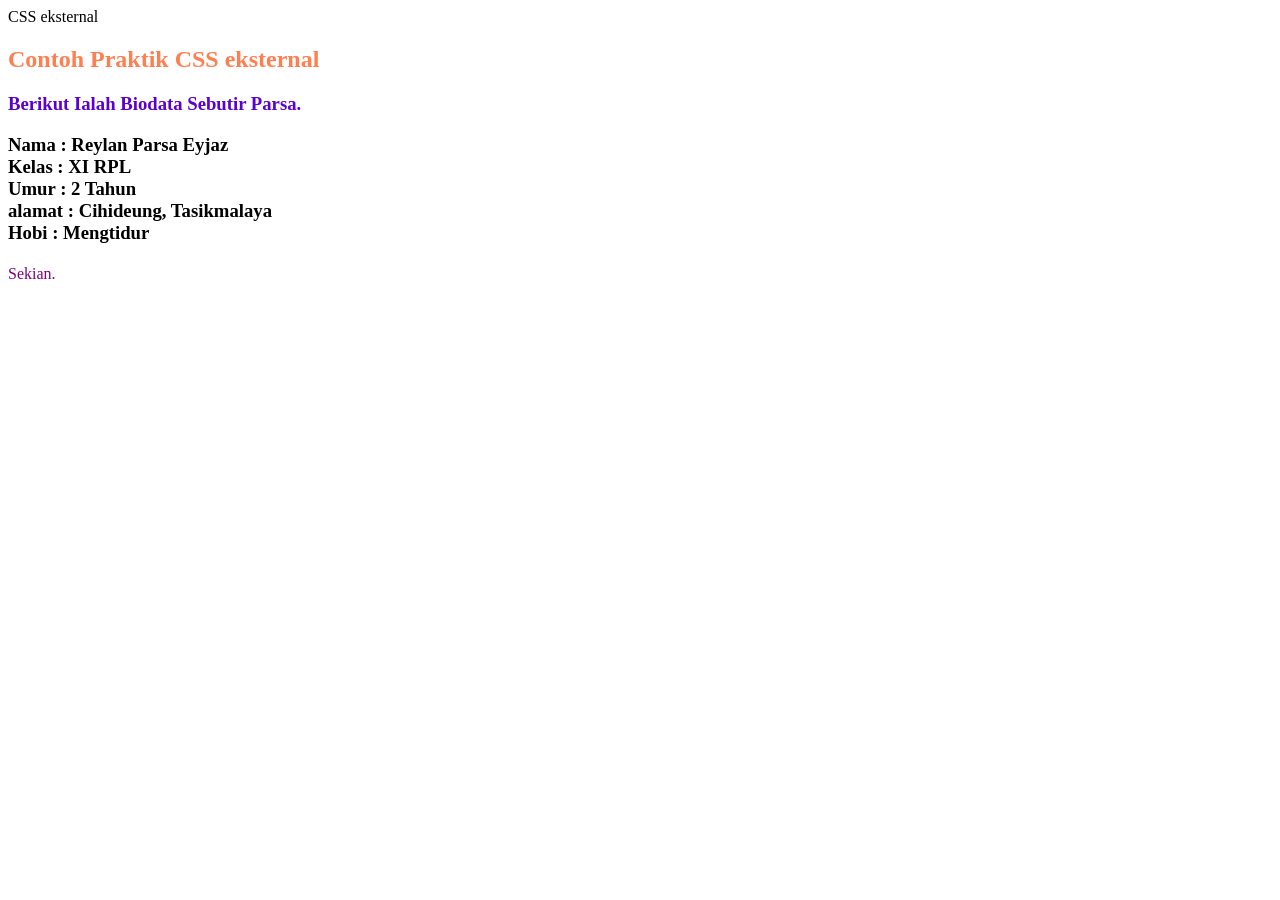
<file: jobsheet_1/index.html>
<html>
    <head>CSS eksternal</head>
    <link rel="stylesheet" href="style.css">
    <body>
        <p>
           <h2 id="judul">Contoh Praktik CSS eksternal</h2>
            <h3 id="Heading_bio">
                Berikut Ialah Biodata Sebutir Parsa.
            </h3>
        </p>
        <p class="bio">
            <h3>
                Nama : Reylan Parsa Eyjaz <br>
                Kelas   : XI RPL<br>
                Umur    : 2 Tahun <br>
                alamat  : Cihideung, Tasikmalaya <br>
                Hobi    : Mengtidur <br>
            </h3>
        </p>
        <p class="bio">
                Sekian.
        </p>
    </body>
    </body>
</html>
</file>
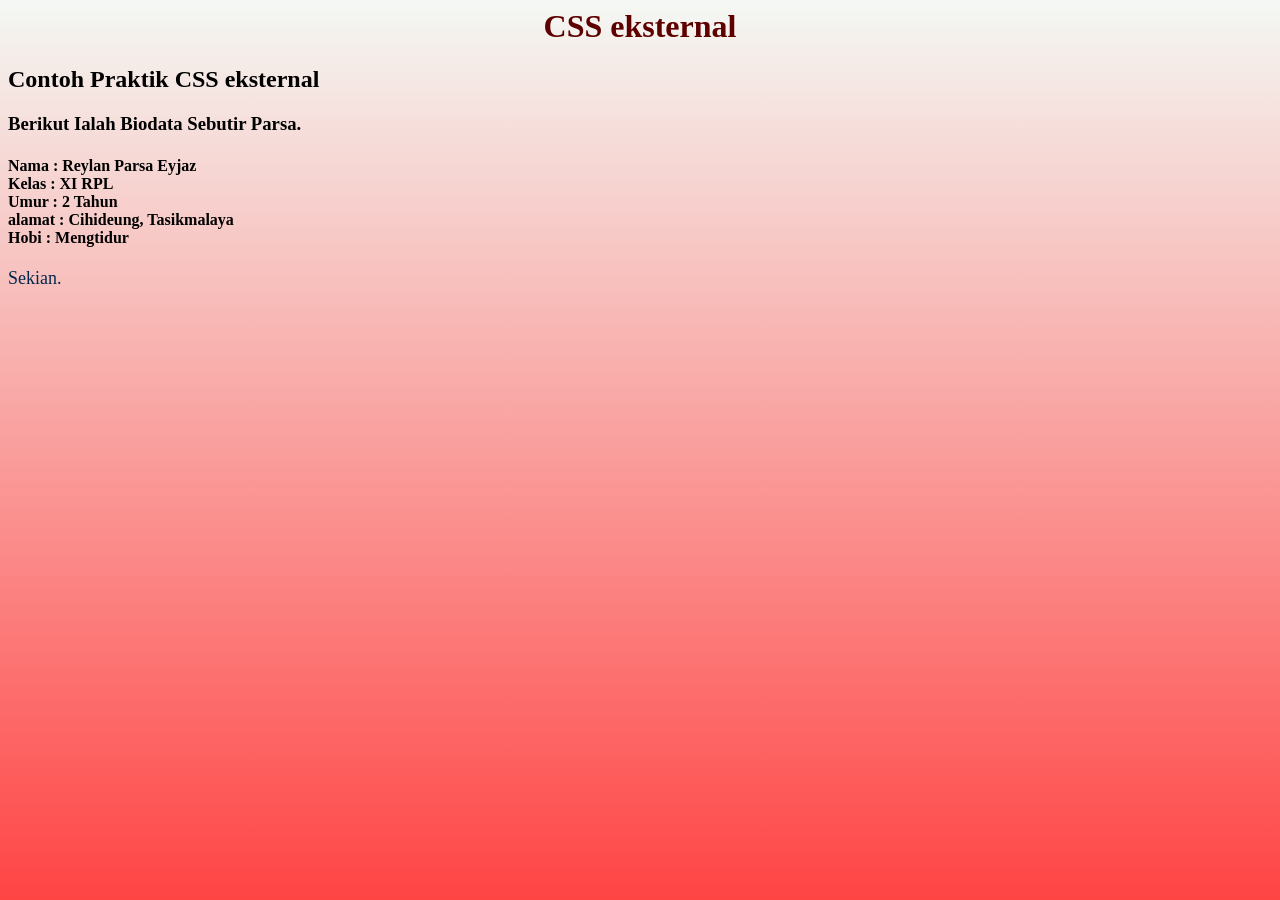
<file: jobsheet_2/index.html>
<html>
    <head><h1>CSS eksternal</h1></head>
    <link rel="stylesheet" href="style.css">
    <body>
        <p>
            <h2>Contoh Praktik CSS eksternal</h2>
            <h3>Berikut Ialah Biodata Sebutir Parsa.</h3>
        </p>
        <p class="bio">
            <h4>
                Nama : Reylan Parsa Eyjaz <br>

                Kelas   : XI RPL<br>
                Umur    : 2 Tahun <br>
                alamat  : Cihideung, Tasikmalaya <br>
                Hobi    : Mengtidur <br>
            </h4>
        </p>
        <p class="bio">
                Sekian.
        </p>
    </body>
    </body>
</html>
</file>
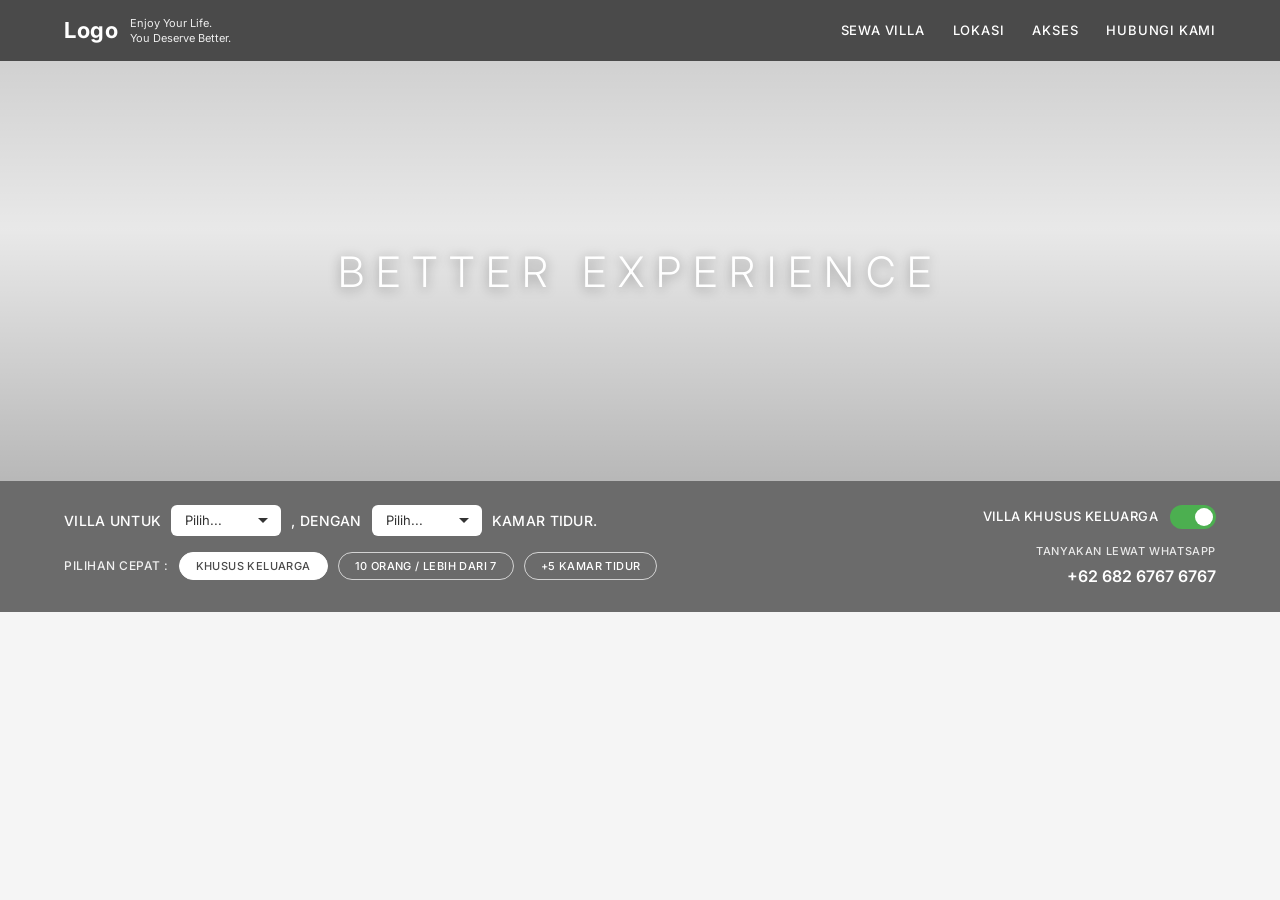
<file: project_2/index.html>
<!doctype html>
<html lang="id">
  <head>
    <meta charset="UTF-8" />
    <meta name="viewport" content="width=device-width, initial-scale=1.0" />
    <title>Sewa Villa - Enjoy Your Life</title>
    <link rel="stylesheet" href="style.css" />
    <link
      href="https://fonts.googleapis.com/css2?family=Inter:wght@300;400;500;600;700&display=swap"
      rel="stylesheet"
    />
  </head>
  <body>
    <header class="header">
      <div class="container header-inner">
        <div class="logo">
          <span class="logo-text">Logo</span>
          <span class="tagline">Enjoy Your Life.<br />You Deserve Better.</span>
        </div>
        <nav class="nav">
          <a href="#sewa">SEWA VILLA</a>
          <a href="#lokasi">LOKASI</a>
          <a href="#akses">AKSES</a>
          <a href="#hubungi">HUBUNGI KAMI</a>
        </nav>
      </div>
    </header>

    <!-- Hero Section -->
    <section class="hero">
      <div class="hero-image"></div>
      <div class="hero-overlay">
        <h1 class="hero-title">BETTER EXPERIENCE</h1>
      </div>
    </section>

    <!-- Filter Section -->
    <section class="filter-section">
      <div class="container filter-inner">
        <div class="filter-left">
          <div class="filter-row">
            <span class="filter-label">VILLA UNTUK</span>
            <select class="filter-select">
              <option value="">Pilih...</option>
              <option value="keluarga">Keluarga</option>
              <option value="pasangan">Pasangan</option>
              <option value="grup">Grup</option>
            </select>
            <span class="filter-label">, DENGAN</span>
            <select class="filter-select">
              <option value="">Pilih...</option>
              <option value="2">2</option>
              <option value="3">3</option>
              <option value="4">4</option>
              <option value="5">5+</option>
            </select>
            <span class="filter-label">KAMAR TIDUR.</span>
          </div>

          <div class="quick-options">
            <span class="quick-label">PILIHAN CEPAT :</span>
            <button class="pill active">KHUSUS KELUARGA</button>
            <button class="pill">10 ORANG / LEBIH DARI 7</button>
            <button class="pill">+5 KAMAR TIDUR</button>
          </div>
        </div>

        <div class="filter-right">
          <div class="toggle-wrapper">
            <span class="toggle-label">VILLA KHUSUS KELUARGA</span>
            <label class="switch">
              <input type="checkbox" checked />
              <span class="slider"></span>
            </label>
          </div>
          <div class="whatsapp-box">
            <span class="wa-label">TANYAKAN LEWAT WHATSAPP</span>
            <a href="https://wa.me/6268267676767" class="wa-number"
              >+62 682 6767 6767</a
            >
          </div>
        </div>
      </div>
    </section>
  </body>
</html>
</file>
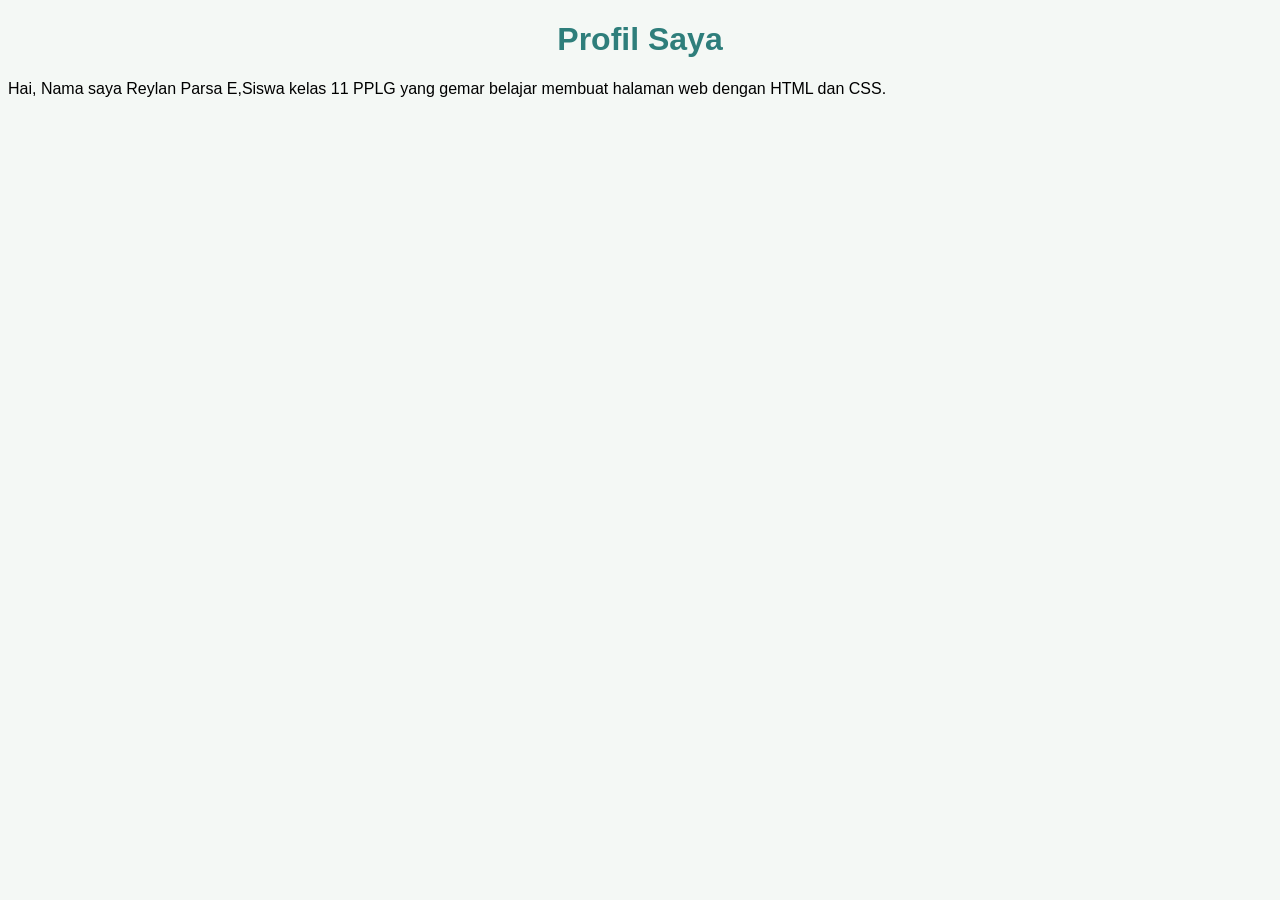
<file: typography/index.html>
<!DOCTYPE html>
<html lang="en">
<head>
    <title>Profil gwejh</title>
    <link rel="stylesheet" href="style.css">
</head>
<body>
    <h1>Profil Saya</h1>
    <p>
        Hai, Nama saya Reylan Parsa E,Siswa kelas 11 PPLG yang gemar belajar membuat halaman web dengan HTML dan CSS.
    </p>
</body>
</html>
</file>
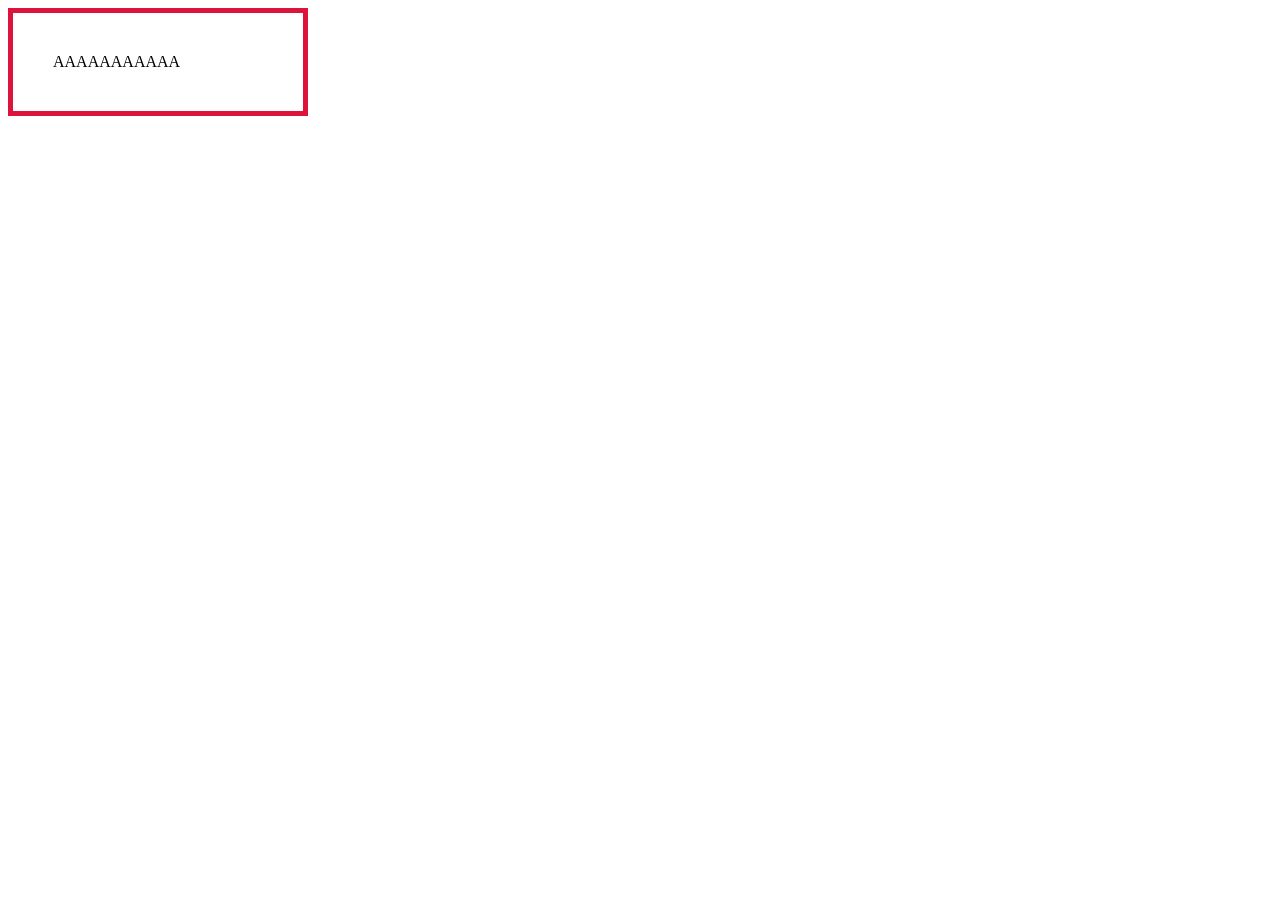
<file: layouting/praktek_1/index.html>
<!DOCTYPE html>
<html lang="en">
<head>
    <meta charset="UTF-8">
    <meta name="viewport" content="width=device-width, initial-scale=1.0">
    <title>Box model & box-sizing</title>
    <link rel="stylesheet" href="style.css">
</head>
<body>
    <div class="kotak">
        AAAAAAAAAAA
    </div>
</body>
</html>

<link rel="stylesheet" href="style.css">
</file>
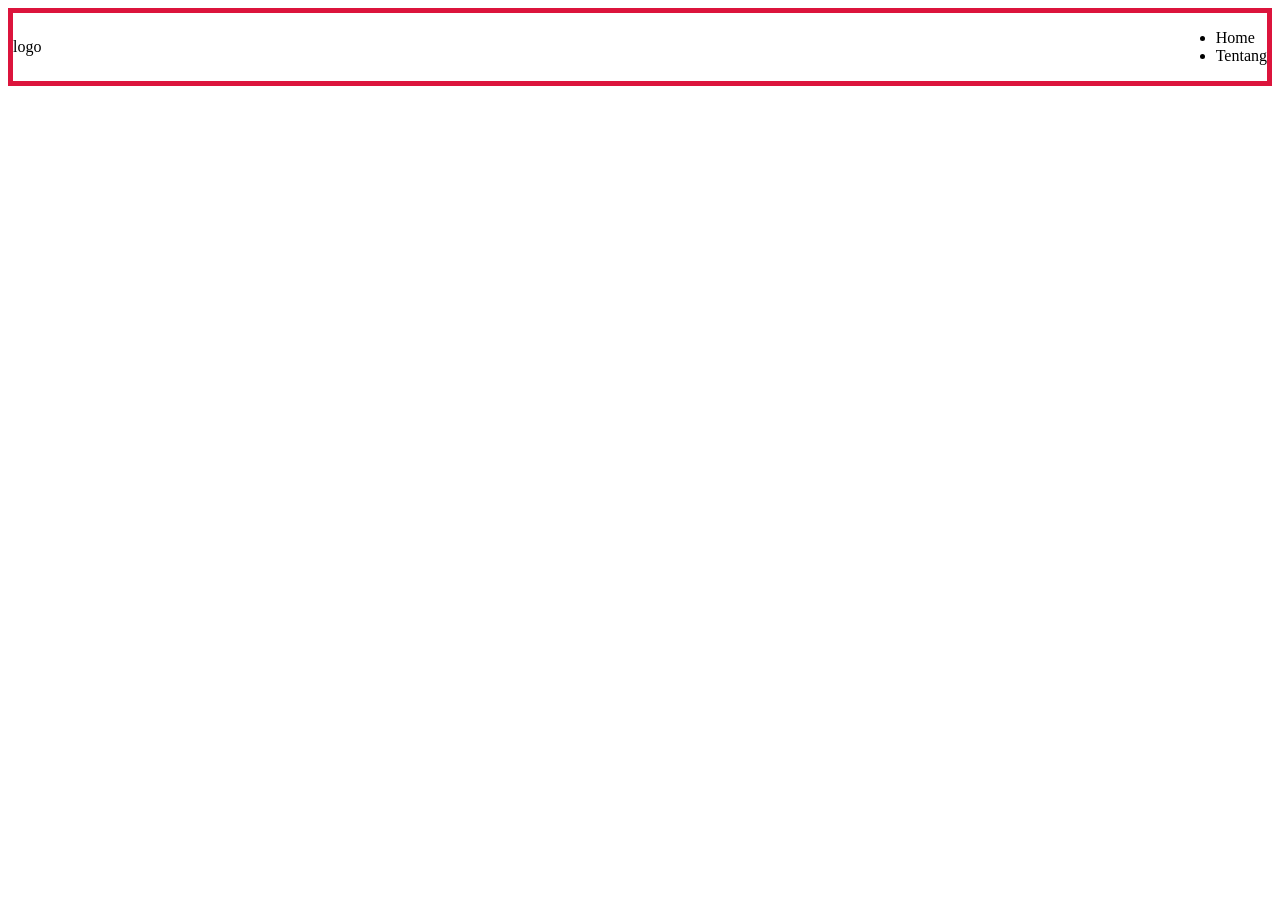
<file: layouting/praktek_2/index.html>
<!DOCTYPE html>
<html lang="en">
<head>
    <meta charset="UTF-8">
    <meta name="viewport" content="width=device-width, initial-scale=1.0">
    <title>FlexBox</title>
    <link rel="stylesheet" href="style.css">
</head>
<body>
    <nav class="navbar">
        <div>logo</div>
        <ul>
            <li>Home</li>
            <li>Tentang</li>
        </ul>
    </nav>
</body>
</html>
</file>
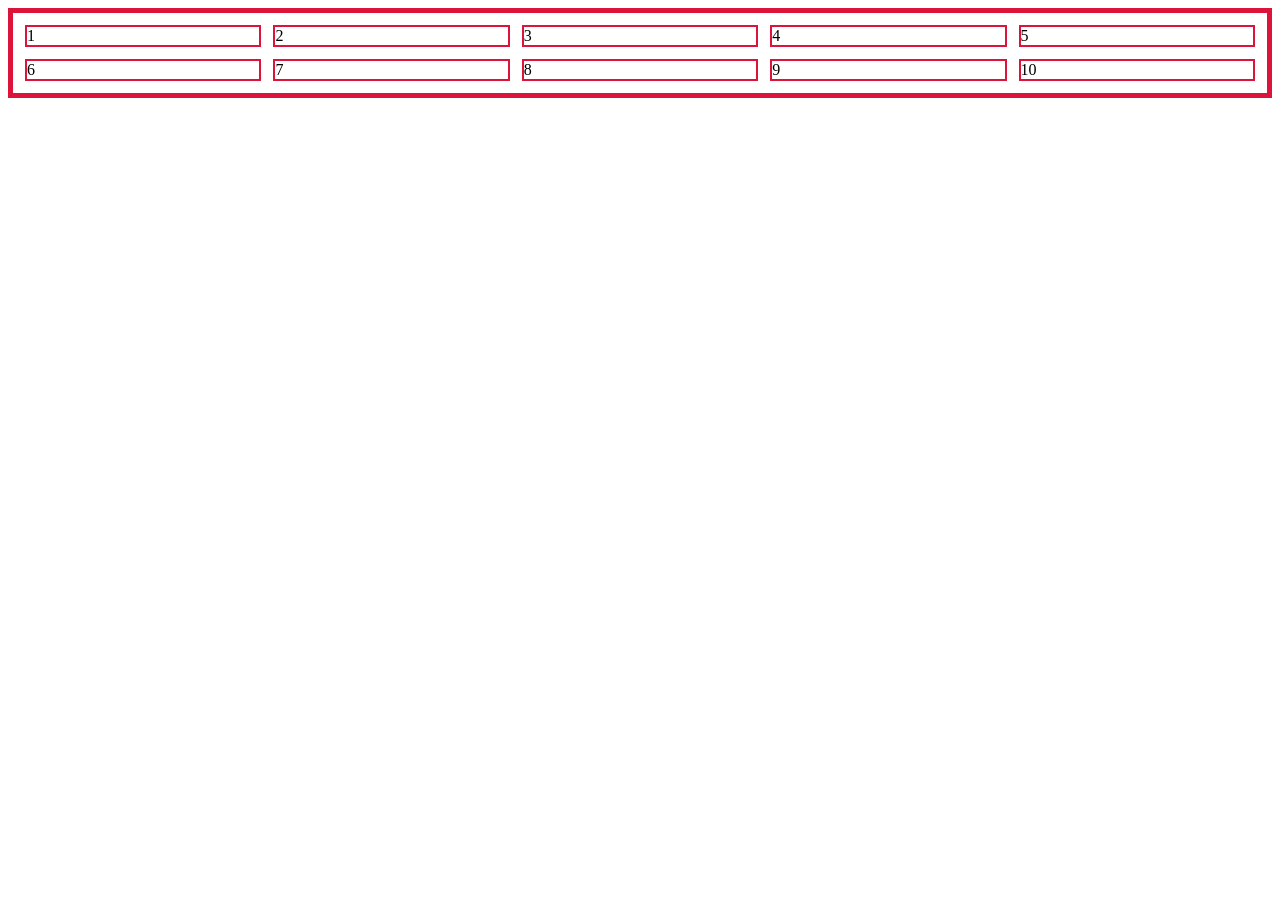
<file: layouting/praktek_3/index.html>
<!DOCTYPE html>
<html lang="en">
<head>
    <meta charset="UTF-8">
    <meta name="viewport" content="width=device-width, initial-scale=1.0">
    <title>CSS Grid</title>
    <link rel="stylesheet" href="style.css">
</head>
<body>
    <div class="galeri">
        <div>1</div>
        <div>2</div>
        <div>3</div>
        <div>4</div>
        <div>5</div>
        <div>6</div>
        <div>7</div>
        <div>8</div>
        <div>9</div>
        <div>10</div>
    </div>
</body>
</html>
</file>
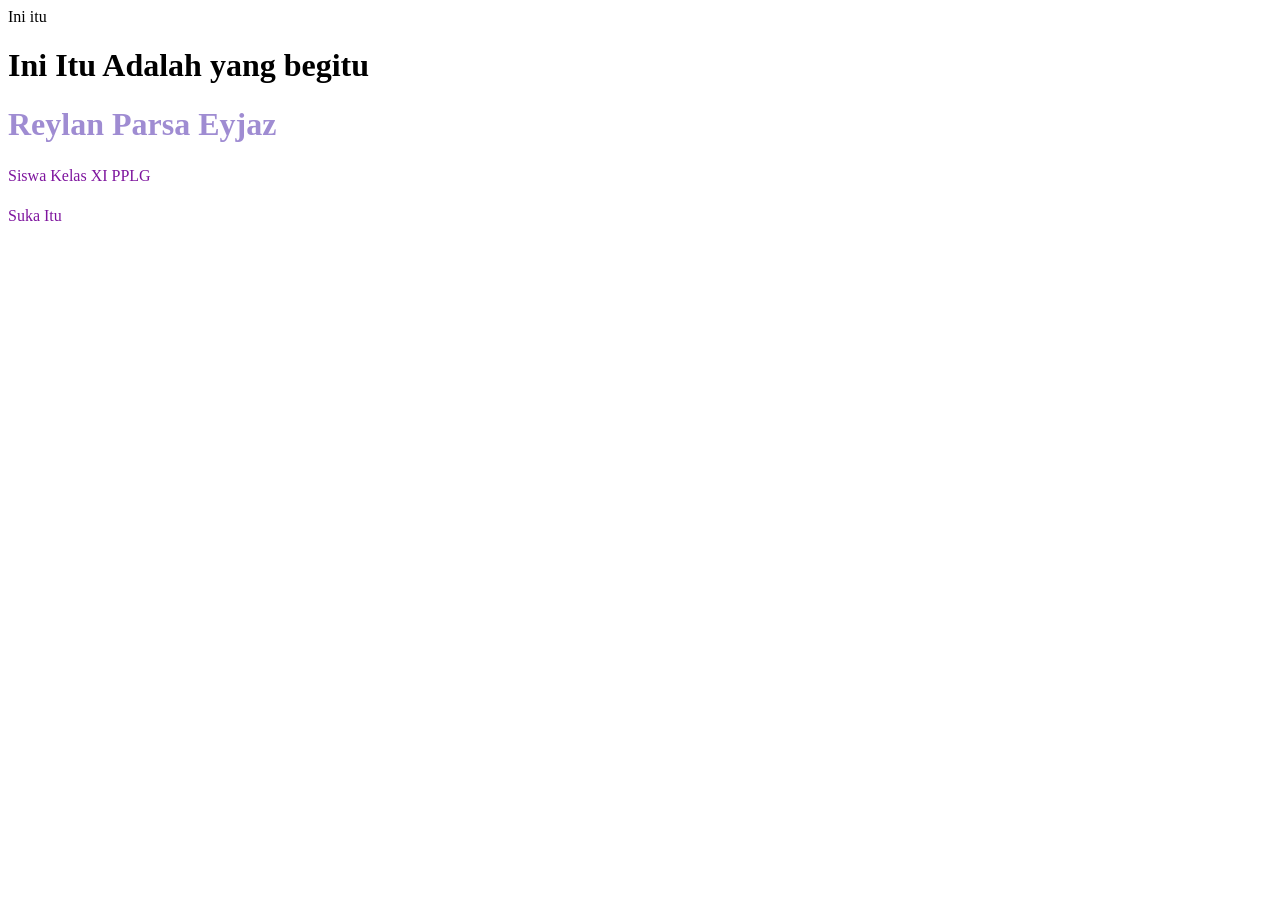
<file: profil.html>
<html>
    <head>Ini itu</head>
    <link rel="stylesheet" href="style2.css">
    <body>
        <h1>Ini Itu Adalah yang begitu</h1>

        <p>
            <h1 id="nama">
                Reylan Parsa Eyjaz
            </h1>
        </p>
        <p class="bio">
                Siswa Kelas XI PPLG
        </p>
        <p class="bio">
                Suka Itu
        </p>
    </body>
    </body>
</html>
</file>
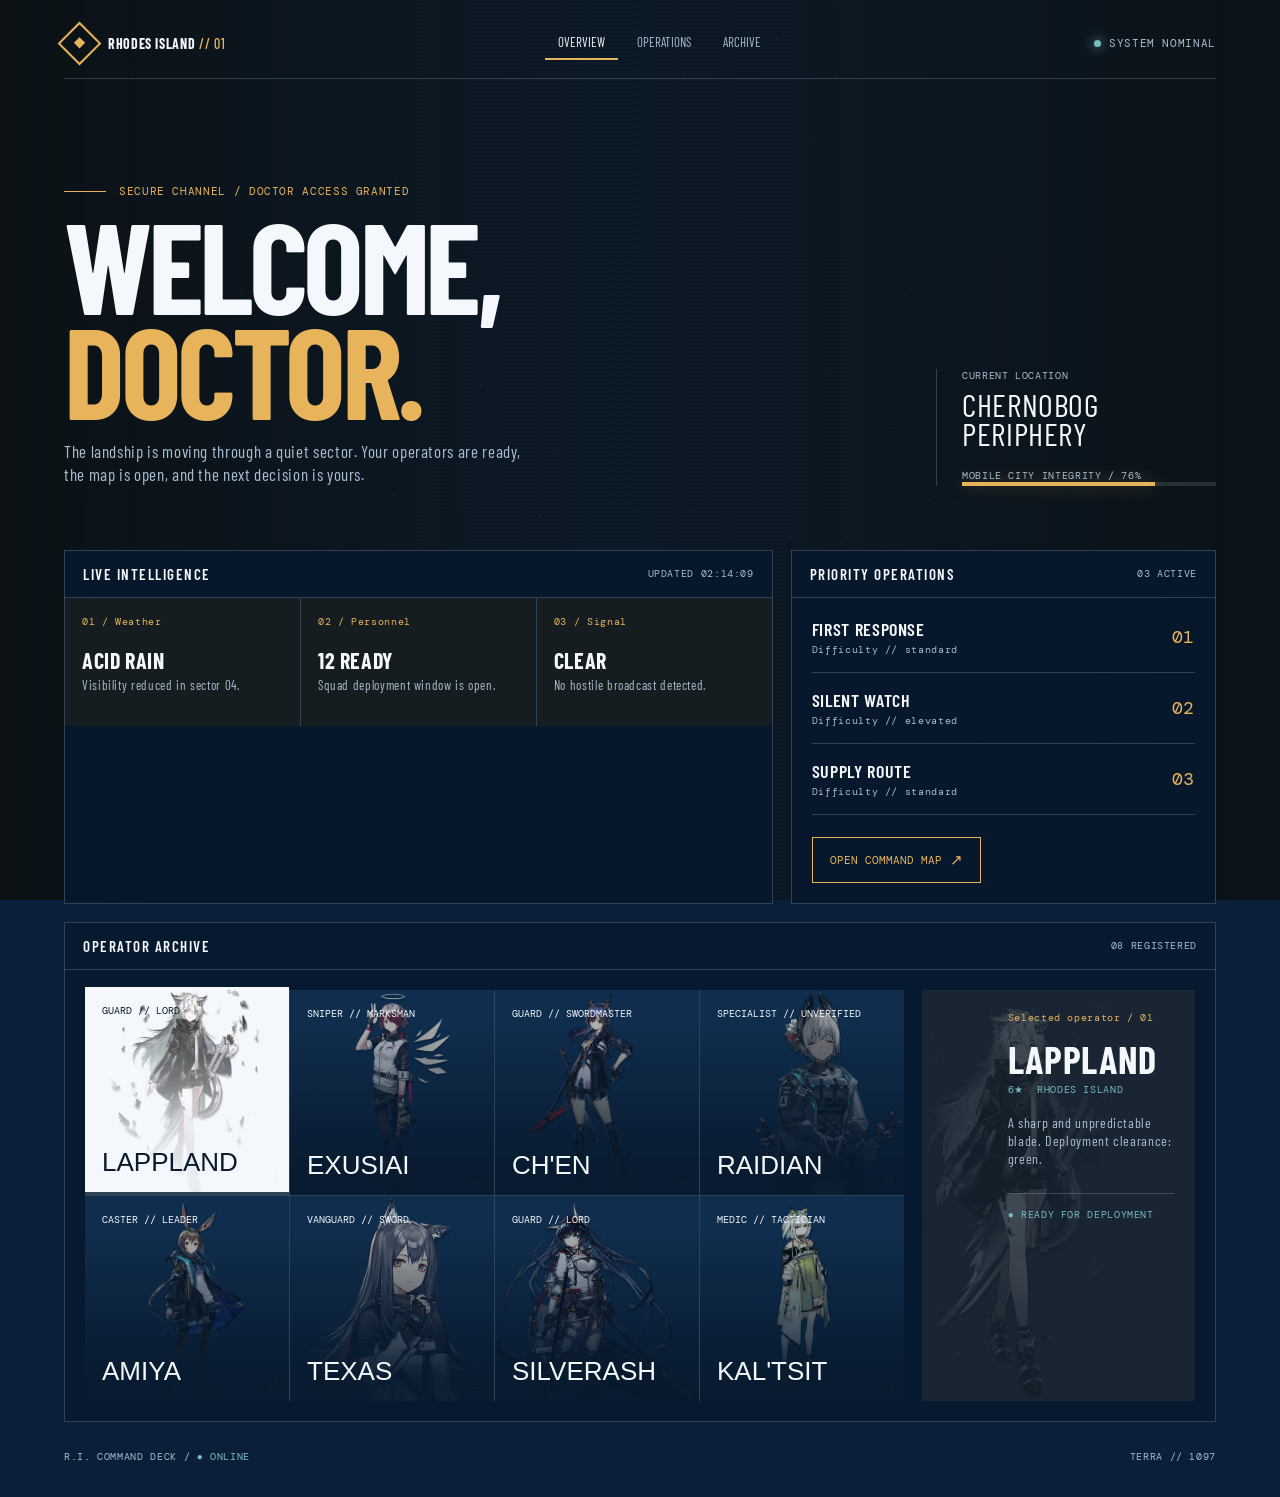
<file: test/aff.html>
<!doctype html>
<html lang="en">
<head>
	<meta charset="UTF-8">
	<meta name="viewport" content="width=device-width, initial-scale=1.0">
	<title>Rhodes Island // Command Deck</title>
	<link rel="stylesheet" href="style.css">
</head>
<body>
	<canvas id="signal-field" aria-hidden="true"></canvas>
	<main class="shell">
		<header class="topbar">
			<div class="brand"><div class="brand-mark"></div><div>Rhodes Island <span>// 01</span></div></div>
			<nav aria-label="Main navigation">
				<button class="active" data-section="overview">Overview</button>
				<button data-section="operations">Operations</button>
				<button data-section="archive">Archive</button>
			</nav>
			<div class="status"><i></i> System nominal</div>
		</header>

		<section class="hero" id="overview">
			<div>
				<div class="eyebrow">Secure channel / Doctor access granted</div>
				<h1>Welcome,<br><em>doctor.</em></h1>
				<p class="intro">The landship is moving through a quiet sector. Your operators are ready, the map is open, and the next decision is yours.</p>
			</div>
			<aside class="hero-aside">
				<div class="aside-label">Current location</div>
				<div class="aside-value">Chernobog<br>periphery</div>
				<div class="aside-label">Mobile city integrity / 76%</div>
				<div class="meter"><span></span></div>
			</aside>
		</section>

		<section class="bottom-grid" id="operations">
			<article class="panel">
				<div class="panel-head"><strong>Live intelligence</strong><span>Updated 02:14:09</span></div>
				<div class="intel-list">
					<div class="intel"><div class="intel-tag">01 / Weather</div><h2>Acid rain</h2><p>Visibility reduced in sector 04.</p></div>
					<div class="intel"><div class="intel-tag">02 / Personnel</div><h2>12 ready</h2><p>Squad deployment window is open.</p></div>
					<div class="intel"><div class="intel-tag">03 / Signal</div><h2>Clear</h2><p>No hostile broadcast detected.</p></div>
				</div>
			</article>
			<article class="panel">
				<div class="panel-head"><strong>Priority operations</strong><span>03 active</span></div>
				<div class="panel-body">
					<div class="mission"><div><h3>First response</h3><p>Difficulty // standard</p></div><span class="mission-num">01</span></div>
					<div class="mission"><div><h3>Silent watch</h3><p>Difficulty // elevated</p></div><span class="mission-num">02</span></div>
					<div class="mission"><div><h3>Supply route</h3><p>Difficulty // standard</p></div><span class="mission-num">03</span></div>
					<button class="launch" id="launch-button">Open command map</button>
				</div>
			</article>
		</section>

		<section class="panel operator-panel" id="archive">
			<div class="panel-head"><strong>Operator archive</strong><span>08 registered</span></div>
			<div class="panel-body operator-layout">
				<div class="operator-grid" aria-label="Available operators">
					<button class="operator-card selected" data-name="Lappland" data-role="Guard // Lord" data-note="A sharp and unpredictable blade. Deployment clearance: green." data-rarity="6★" data-faction="Rhodes Island"><img src="assets/operators/lappland.png" alt="Lappland operator portrait" loading="lazy"><span class="operator-role">Guard // Lord</span><span class="operator-name">Lappland</span></button>
					<button class="operator-card" data-name="Exusiai" data-role="Sniper // Marksman" data-note="A high-speed marksman with a bright combat record. Deployment clearance: green."><img src="assets/operators/exusiai.png" alt="Exusiai operator portrait" loading="lazy"><span class="operator-role">Sniper // Marksman</span><span class="operator-name">Exusiai</span></button>
					<button class="operator-card" data-name="Ch'en" data-role="Guard // Swordmaster" data-note="A decisive frontline officer. Deployment clearance: amber."><img src="assets/operators/chen.png" alt="Ch'en operator portrait" loading="lazy"><span class="operator-role">Guard // Swordmaster</span><span class="operator-name">Ch'en</span></button>
					<button class="operator-card" data-name="Raidian" data-role="Specialist // Unverified" data-note="No matching standard Arknights operator asset was found. Profile retained as an encrypted outer-route record."><img src="assets/operators/raidian.png" alt="Raidian operator portrait" loading="lazy"><span class="operator-role">Specialist // Unverified</span><span class="operator-name">Raidian</span></button>
					<button class="operator-card" data-name="Amiya" data-role="Caster // Leader" data-note="Rhodes Island command support and field coordination. Deployment clearance: green."><img src="assets/operators/amiya.png" alt="Amiya operator portrait" loading="lazy"><span class="operator-role">Caster // Leader</span><span class="operator-name">Amiya</span></button>
					<button class="operator-card" data-name="Texas" data-role="Vanguard // Sword" data-note="A quiet operator with a precise approach to every engagement. Deployment clearance: green."><img src="assets/operators/texas.png" alt="Texas operator portrait" loading="lazy"><span class="operator-role">Vanguard // Sword</span><span class="operator-name">Texas</span></button>
					<button class="operator-card" data-name="SilverAsh" data-role="Guard // Lord" data-note="A tactician with influence far beyond the battlefield. Deployment clearance: amber."><img src="assets/operators/silverash.png" alt="SilverAsh operator portrait" loading="lazy"><span class="operator-role">Guard // Lord</span><span class="operator-name">SilverAsh</span></button>
					<button class="operator-card" data-name="Kal'tsit" data-role="Medic // Tactician" data-note="Medical command is monitoring the entire deck. Deployment clearance: restricted."><img src="assets/operators/kaltsit.png" alt="Kal'tsit operator portrait" loading="lazy"><span class="operator-role">Medic // Tactician</span><span class="operator-name">Kal'tsit</span></button>
				</div>
				<aside class="operator-detail" aria-live="polite">
					<img class="detail-portrait" id="operator-portrait" src="assets/operators/lappland.png" alt="Lappland portrait">
					<div class="detail-copy">
						<div class="detail-index">Selected operator / 01</div>
						<h2 id="operator-name">Lappland</h2>
						<div class="detail-meta"><span id="operator-rarity">6★</span><span id="operator-faction">Rhodes Island</span></div>
						<p id="operator-note">A sharp and unpredictable blade. Deployment clearance: green.</p>
						<div class="detail-line"></div>
						<div class="detail-status" id="operator-status">● Ready for deployment</div>
					</div>
				</aside>
			</div>
		</section>
		<div class="footer-line"><span>R.I. command deck / <span class="pulse">● online</span></span><span>Terra // 1097</span></div>
	</main>
	<div class="toast" id="toast">COMMAND MAP OPENED // ROUTE LOCKED</div>
	<script src="script.js"></script>
</body>
</html>
</file>
<file: jobsheet_1/style.css>
/* # = ekslusif ( tag hanya bisa dipakai 1) */
/* . = universal(bisa lebih dar satu tag) */

#judul {
    color:coral
}
#Heading_bio {
    color: rgb(91, 0, 209);
}
p {
    font-size: 16px;
}

.bio {
    Color: purple;
    line-height: 1.5;
}

#nama {
    color: rgb(52, 0, 196);
}
</file>
<file: jobsheet_2/style.css>
body {
    font-family: 'Times New Roman', Times, serif;
    background: linear-gradient(to bottom, #f4f8f4, #ff4444);
}

h1 {
    font-size: 32px;
    font-weight: 900;
    text-align: center;
    color: #5f0000;
}

p {
    font-size: 18px;
    line-height: 1,6;
    text-align: justify;
    color:rgb(0, 41, 77);

}
</file>
<file: project_2/style.css>
* {
  margin: 0;
  padding: 0;
  box-sizing: border-box;
}

body {
  font-family: 'Inter', -apple-system, BlinkMacSystemFont, 'Segoe UI', Roboto, sans-serif;
  color: #333;
  background: #f5f5f5;
  line-height: 1.5;
}

.container {
  max-width: 1200px;
  margin: 0 auto;
  padding: 0 24px;
}

.header {
  background: #4a4a4a;
  color: #fff;
  padding: 14px 0;
  position: sticky;
  top: 0;
  z-index: 100;
}

.header-inner {
  display: flex;
  align-items: center;
  justify-content: space-between;
}

.logo {
  display: flex;
  align-items: center;
  gap: 12px;
}

.logo-text {
  font-size: 22px;
  font-weight: 700;
  letter-spacing: 0.5px;
}

.tagline {
  font-size: 11px;
  font-weight: 400;
  line-height: 1.3;
  opacity: 0.9;
}

.nav {
  display: flex;
  gap: 28px;
}

.nav a {
  color: #fff;
  text-decoration: none;
  font-size: 13px;
  font-weight: 500;
  letter-spacing: 0.8px;
  transition: opacity 0.2s;
}

.nav a:hover {
  opacity: 0.75;
}

/* ===== Hero ===== */
.hero {
  position: relative;
  height: 420px;
  overflow: hidden;
}

.hero-image {
  position: absolute;
  inset: 0;
  background-image: url('https://images.unsplash.com/photo-1600607687939-ce8a6c25118c?q=80&w=2053&auto=format&fit=crop');
  background-size: cover;
  background-position: center;
}

.hero-overlay {
  position: absolute;
  inset: 0;
  background: linear-gradient(to bottom, rgba(0,0,0,0.15) 0%, rgba(0,0,0,0.05) 40%, rgba(0,0,0,0.25) 100%);
  display: flex;
  align-items: center;
  justify-content: center;
}

.hero-title {
  color: #fff;
  font-size: 42px;
  font-weight: 300;
  letter-spacing: 12px;
  text-transform: uppercase;
  text-shadow: 0 2px 12px rgba(0,0,0,0.4);
}

.filter-section {
  background: #6b6b6b;
  color: #fff;
  padding: 24px 0;
}

.filter-inner {
  display: flex;
  justify-content: space-between;
  align-items: flex-start;
  gap: 40px;
  flex-wrap: wrap;
}

.filter-left {
  flex: 1;
  min-width: 280px;
}

.filter-row {
  display: flex;
  align-items: center;
  flex-wrap: wrap;
  gap: 10px;
  margin-bottom: 16px;
}

.filter-label {
  font-size: 14px;
  font-weight: 500;
  letter-spacing: 0.3px;
  white-space: nowrap;
}

.filter-select {
  background: #fff;
  border: none;
  border-radius: 6px;
  padding: 8px 32px 8px 14px;
  font-size: 13px;
  color: #333;
  min-width: 110px;
  cursor: pointer;
  appearance: none;
  -webkit-appearance: none;
  -moz-appearance: none;
  background-image: url("data:image/svg+xml,%3Csvg xmlns='http://www.w3.org/2000/svg' width='12' height='8' viewBox='0 0 12 8'%3E%3Cpath fill='%23333' d='M1 1l5 5 5-5'/%3E%3C/svg%3E");
  background-repeat: no-repeat;
  background-position: right 12px center;
  font-family: inherit;
}

.filter-select:focus {
  outline: none;
  box-shadow: 0 0 0 2px rgba(255,255,255,0.4);
}

.quick-options {
  display: flex;
  align-items: center;
  flex-wrap: wrap;
  gap: 10px;
}

.quick-label {
  font-size: 12px;
  font-weight: 500;
  letter-spacing: 0.5px;
  opacity: 0.9;
  white-space: nowrap;
}

.pill {
  background: transparent;
  border: 1.5px solid rgba(255,255,255,0.7);
  color: #fff;
  padding: 6px 16px;
  border-radius: 20px;
  font-size: 11px;
  font-weight: 500;
  letter-spacing: 0.4px;
  cursor: pointer;
  transition: all 0.2s ease;
  font-family: inherit;
  white-space: nowrap;
}

.pill:hover {
  background: rgba(255,255,255,0.15);
}

.pill.active {
  background: #fff;
  color: #4a4a4a;
  border-color: #fff;
}

.filter-right {
  display: flex;
  flex-direction: column;
  align-items: flex-end;
  gap: 14px;
}

.toggle-wrapper {
  display: flex;
  align-items: center;
  gap: 12px;
}

.toggle-label {
  font-size: 13px;
  font-weight: 500;
  letter-spacing: 0.4px;
  white-space: nowrap;
}

.switch {
  position: relative;
  display: inline-block;
  width: 46px;
  height: 24px;
  flex-shrink: 0;
}

.switch input {
  opacity: 0;
  width: 0;
  height: 0;
}

.slider {
  position: absolute;
  cursor: pointer;
  top: 0;
  left: 0;
  right: 0;
  bottom: 0;
  background-color: #999;
  transition: 0.3s;
  border-radius: 24px;
}

.slider:before {
  position: absolute;
  content: "";
  height: 18px;
  width: 18px;
  left: 3px;
  bottom: 3px;
  background-color: #fff;
  transition: 0.3s;
  border-radius: 50%;
}

input:checked + .slider {
  background-color: #4caf50;
}

input:checked + .slider:before {
  transform: translateX(22px);
}

.whatsapp-box {
  text-align: right;
}

.wa-label {
  display: block;
  font-size: 11px;
  font-weight: 500;
  letter-spacing: 0.6px;
  opacity: 0.85;
  margin-bottom: 4px;
}

.wa-number {
  color: #fff !important;
  font-size: 16px;
  font-weight: 600;
  text-decoration: none
</file>
<file: typography/style.css>
body {
    font-family: 'segoe UI', sans-serif;
    background-color: #f4f8f5                               ;
}

h1 {
    font-size: 32px;
    font-weight: 700;
    text-align: center;
    color: #2e7e7b;
}

p {
    font-size: 16px;
    line-height: 1,6;
    text-align: justify;
}
</file>
<file: layouting/praktek_1/style.css>
.kotak {
    box-sizing: border-box;
    width: 300px;
    padding: 40px;
    border: 5px solid crimson;
}
</file>
<file: layouting/praktek_2/style.css>
.navbar {
    display: flex;
    border: 5px solid crimson;
    justify-content: space-between;
    align-items: center;
    gap: 16px;
}
</file>
<file: layouting/praktek_3/style.css>
.galeri {
    display: grid;
    border: 5px solid crimson;
    grid-template-columns: repeat(5, 1fr);
    gap: 12px;
    padding: 12px;
}
.galeri div {
    border: 2px solid crimson;
}
</file>
<file: style2.css>
p {
    font-size: 16px;
}

.bio {
    Color: rgb(126, 21, 158);
    line-height: 1.5;
}

#nama {
    color: rgb(159, 140, 210);
}
</file>
<file: test/style.css>
@import url('https://fonts.googleapis.com/css2?family=Barlow+Condensed:wght@400;500;600;700;800&family=DM+Mono:wght@400;500&display=swap');

:root {
	--ink: #081a2e;
	--paper: #f4f7fb;
	--muted: #a9bed1;
	--line: rgba(214, 231, 245, .2);
	--amber: #e7b45b;
	--cyan: #77bdc2;
	--red: #e16b55;
	--panel: rgba(7, 25, 46, .9);
}

* { box-sizing: border-box; }
html { background: var(--ink); }
body {
	margin: 0;
	min-height: 100vh;
	overflow-x: hidden;
	color: var(--paper);
	background: #0b2038;
	font-family: 'Barlow Condensed', sans-serif;
	letter-spacing: .04em;
}

canvas { position: fixed; inset: 0; z-index: 0; opacity: .7; }
body::before {
	content: '';
	position: fixed;
	inset: 0;
	z-index: 1;
	pointer-events: none;
	background: linear-gradient(90deg, rgba(12, 17, 19, .92) 0%, rgba(12, 17, 19, .48) 48%, rgba(12, 17, 19, .86) 100%), repeating-linear-gradient(0deg, rgba(255,255,255,.018) 0 1px, transparent 1px 4px);
}

.shell { position: relative; z-index: 2; width: min(1440px, 100%); min-height: 100vh; margin: auto; padding: 26px 5vw 34px; }
.topbar, .hero, .bottom-grid { animation: rise .7s ease both; }
.topbar { display: flex; align-items: center; justify-content: space-between; border-bottom: 1px solid var(--line); padding-bottom: 18px; }
.brand { display: flex; align-items: center; gap: 13px; font-size: 14px; font-weight: 700; text-transform: uppercase; }
.brand-mark { width: 31px; height: 31px; position: relative; border: 2px solid var(--amber); transform: rotate(45deg); }
.brand-mark::after { content: ''; position: absolute; width: 8px; height: 8px; top: 9px; left: 9px; background: var(--amber); }
.brand span { color: var(--amber); font-weight: 500; }
nav { display: flex; gap: 6px; align-items: center; }
nav button { border: 0; border-bottom: 2px solid transparent; color: var(--muted); background: none; cursor: pointer; font: inherit; font-size: 13px; padding: 8px 13px; text-transform: uppercase; transition: color .2s, border .2s; }
nav button:hover, nav button.active { color: var(--paper); border-bottom-color: var(--amber); }
.status { display: flex; align-items: center; gap: 8px; color: var(--muted); font: 11px 'DM Mono', monospace; text-transform: uppercase; }
.status i { width: 7px; height: 7px; border-radius: 50%; background: var(--cyan); box-shadow: 0 0 12px var(--cyan); }

.hero { display: grid; grid-template-columns: 1fr 280px; gap: 70px; align-items: end; padding: 105px 0 64px; }
.eyebrow { display: flex; align-items: center; gap: 13px; color: var(--amber); font: 11px 'DM Mono', monospace; text-transform: uppercase; }
.eyebrow::before { content: ''; display: block; width: 42px; height: 1px; background: var(--amber); }
h1 { max-width: 740px; margin: 14px 0 18px; font-size: clamp(65px, 10vw, 142px); line-height: .82; font-weight: 700; letter-spacing: -.035em; text-transform: uppercase; }
h1 em { color: var(--amber); font-style: normal; }
.intro { max-width: 480px; margin: 0; color: var(--muted); font-size: 17px; line-height: 1.35; }
.hero-aside { border-left: 1px solid var(--line); padding-left: 25px; }
.aside-label { color: var(--muted); font: 10px 'DM Mono', monospace; text-transform: uppercase; }
.aside-value { margin: 8px 0 21px; color: var(--paper); font-size: 32px; line-height: .9; text-transform: uppercase; }
.meter { height: 4px; background: rgba(216,221,216,.14); }
.meter span { display: block; width: 76%; height: 100%; background: var(--amber); box-shadow: 0 0 16px rgba(231,180,91,.35); }

.bottom-grid { display: grid; grid-template-columns: 1.25fr .75fr; gap: 18px; animation-delay: .12s; }
.panel { border: 1px solid var(--line); background: var(--panel); backdrop-filter: blur(8px); }
.panel-head { display: flex; justify-content: space-between; align-items: center; border-bottom: 1px solid var(--line); padding: 14px 18px; color: var(--muted); font: 10px 'DM Mono', monospace; text-transform: uppercase; }
.panel-head strong { color: var(--paper); font: 600 15px 'Barlow Condensed', sans-serif; letter-spacing: .1em; }
.panel-body { padding: 20px; }
.intel-list { display: grid; grid-template-columns: repeat(3, 1fr); gap: 1px; background: var(--line); }
.intel { min-height: 128px; padding: 17px; background: rgba(20, 27, 29, .92); transition: background .25s, transform .25s; }
.intel:hover { background: rgba(35, 45, 45, .95); transform: translateY(-3px); }
.intel-tag { color: var(--amber); font: 10px 'DM Mono', monospace; }
.intel h2 { margin: 19px 0 4px; font-size: 22px; text-transform: uppercase; }
.intel p { margin: 0; color: var(--muted); font-size: 13px; }
.mission { display: flex; align-items: center; justify-content: space-between; gap: 20px; border-bottom: 1px solid var(--line); padding: 16px 0; }
.mission:last-child { border-bottom: 0; padding-bottom: 0; }
.mission:first-child { padding-top: 0; }
.mission h3 { margin: 0 0 3px; font-size: 18px; font-weight: 600; text-transform: uppercase; }
.mission p { margin: 0; color: var(--muted); font: 10px 'DM Mono', monospace; }
.mission-num { color: var(--amber); font: 18px 'DM Mono', monospace; }
.launch { display: inline-flex; align-items: center; gap: 8px; margin-top: 22px; border: 1px solid var(--amber); padding: 12px 17px; color: var(--amber); background: transparent; cursor: pointer; font: 11px 'DM Mono', monospace; text-transform: uppercase; transition: background .2s, color .2s; }
.launch::after { content: '↗'; font-size: 15px; }
.launch:hover { color: var(--ink); background: var(--amber); }
.footer-line { display: flex; justify-content: space-between; padding-top: 28px; color: var(--muted); font: 10px 'DM Mono', monospace; text-transform: uppercase; }
.pulse { color: var(--cyan); }
.operator-panel { margin-top: 18px; animation: rise .7s .2s ease both; }
.operator-layout { display: grid; grid-template-columns: 1.5fr .5fr; gap: 18px; }
.operator-grid { display: grid; grid-template-columns: repeat(4, 1fr); gap: 1px; background: var(--line); }
.operator-card { position: relative; min-height: 205px; overflow: hidden; border: 0; padding: 17px; color: var(--paper); background: #102f50; cursor: pointer; text-align: left; transition: background .25s, transform .25s, color .25s; }
.operator-card img { position: absolute; inset: 0; width: 100%; height: 100%; object-fit: cover; object-position: center top; opacity: .72; filter: saturate(.85) contrast(1.1); transition: opacity .25s, transform .25s; }
.operator-card::before { content: ''; position: absolute; inset: 0; z-index: 1; background: linear-gradient(180deg, rgba(8, 26, 46, .1) 18%, rgba(8, 26, 46, .96) 88%); pointer-events: none; }
.operator-card::after { content: ''; position: absolute; right: 12px; bottom: 12px; width: 7px; height: 7px; border-right: 1px solid var(--amber); border-bottom: 1px solid var(--amber); }
.operator-card:hover, .operator-card.selected { color: var(--ink); background: var(--paper); transform: translateY(-3px); }
.operator-card:hover img, .operator-card.selected img { opacity: .86; transform: scale(1.04); }
.operator-card:hover::before, .operator-card.selected::before { background: linear-gradient(180deg, rgba(244, 247, 251, .08) 18%, rgba(244, 247, 251, .94) 88%); }
.operator-card:hover .operator-role, .operator-card.selected .operator-role { color: var(--ink); }
.operator-role, .operator-name { position: absolute; z-index: 2; display: block; }
.operator-role { top: 17px; left: 17px; color: var(--paper); font: 10px 'DM Mono', monospace; text-transform: uppercase; }
.operator-name { right: 17px; bottom: 17px; left: 17px; margin: 0; font-size: 26px; line-height: .9; text-transform: uppercase; }
.operator-detail { position: relative; min-height: 100%; overflow: hidden; padding: 21px; background: rgba(231, 180, 91, .08); }
.detail-portrait { position: absolute; top: 0; left: -12%; width: 74%; height: 100%; object-fit: cover; object-position: center top; opacity: .16; filter: saturate(.55) contrast(1.15); transform: translateX(26px); mask-image: linear-gradient(90deg, transparent 0%, #000 28%, #000 58%, transparent 100%); transition: opacity .45s ease, transform .45s ease; }
.operator-detail.detail-updated .detail-portrait { opacity: .25; transform: translateX(0); }
.detail-copy { position: relative; z-index: 1; margin-left: 28%; }
.detail-index { color: var(--amber); font: 10px 'DM Mono', monospace; }
.operator-detail h2 { margin: 19px 0 8px; font-size: 38px; line-height: .85; text-transform: uppercase; }
.detail-meta { display: flex; gap: 13px; margin-bottom: 18px; color: var(--cyan); font: 10px 'DM Mono', monospace; text-transform: uppercase; }
.operator-detail p { margin: 0; color: var(--muted); font-size: 14px; line-height: 1.3; }
.detail-line { height: 1px; margin: 24px 0 14px; background: var(--line); }
.detail-status { color: var(--cyan); font: 10px 'DM Mono', monospace; text-transform: uppercase; }
.toast { position: fixed; right: 24px; bottom: 24px; z-index: 4; border: 1px solid var(--cyan); padding: 14px 17px; color: var(--cyan); background: rgba(12,20,22,.95); font: 11px 'DM Mono', monospace; opacity: 0; transform: translateY(12px); transition: .3s; pointer-events: none; }
.toast.show { opacity: 1; transform: translateY(0); }
@keyframes rise { from { opacity: 0; transform: translateY(18px); } to { opacity: 1; transform: translateY(0); } }
@media (max-width: 760px) {
	.shell { padding: 18px 22px 26px; }
	.topbar { align-items: flex-start; gap: 18px; flex-wrap: wrap; }
	nav { order: 3; width: 100%; overflow-x: auto; border-top: 1px solid var(--line); padding-top: 10px; }
	nav button { padding-left: 0; padding-right: 18px; }
	.hero { grid-template-columns: 1fr; gap: 36px; padding: 80px 0 48px; }
	.hero-aside { border-left: 0; border-top: 1px solid var(--line); padding: 18px 0 0; }
	.bottom-grid { grid-template-columns: 1fr; }
	.intel-list { grid-template-columns: 1fr; }
	.intel { min-height: auto; }
	.operator-layout { grid-template-columns: 1fr; }
	.operator-grid { grid-template-columns: repeat(2, 1fr); }
	.footer-line { gap: 15px; flex-direction: column; }
}
@media (max-width: 430px) { .operator-grid { grid-template-columns: 1fr; } }
</file>
